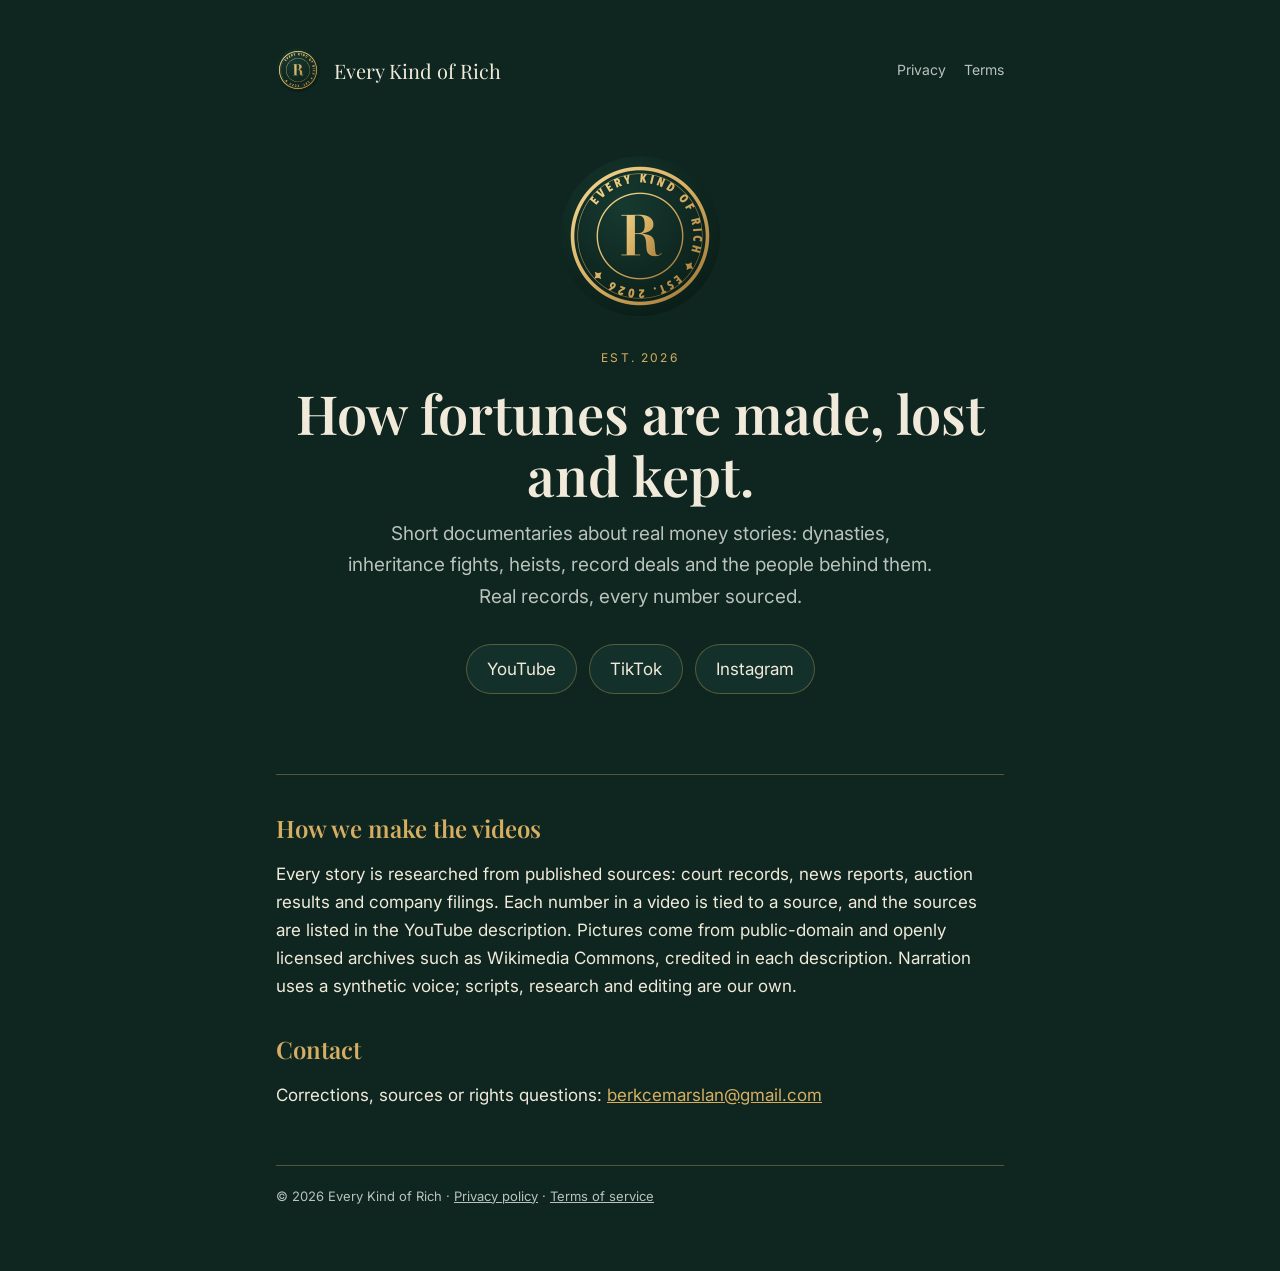
<file: index.html>
<!doctype html>
<html lang="en">
<head>
<meta charset="utf-8">
<meta name="viewport" content="width=device-width, initial-scale=1">
<title>Every Kind of Rich</title>
<meta name="description" content="How fortunes are made, lost and kept. Real records, every number sourced.">
<link rel="icon" href="assets/seal.png">
<link rel="preconnect" href="https://fonts.googleapis.com">
<link rel="stylesheet" href="https://fonts.googleapis.com/css2?family=Inter:wght@400;600&family=Playfair+Display:wght@600&display=swap">
<link rel="stylesheet" href="assets/style.css">
</head>
<body>
<div class="wrap">
  <header class="site">
    <img src="assets/seal.png" alt="">
    <a class="name" href="./">Every Kind of Rich</a>
    <nav><a href="privacy.html">Privacy</a><a href="terms.html">Terms</a></nav>
  </header>

  <section class="hero">
    <img src="assets/seal.png" alt="Every Kind of Rich seal">
    <div class="kicker">Est. 2026</div>
    <h1>How fortunes are made, lost and kept.</h1>
    <p class="lede">Short documentaries about real money stories: dynasties, inheritance fights, heists, record deals and the people behind them. Real records, every number sourced.</p>
    <div class="links">
      <a href="https://www.youtube.com/@therichorruined">YouTube</a>
      <a href="https://www.tiktok.com/@everykindofrich">TikTok</a>
      <a href="https://www.instagram.com/everykindofrich/">Instagram</a>
    </div>
  </section>

  <hr class="rule">

  <h2>How we make the videos</h2>
  <p>Every story is researched from published sources: court records, news reports, auction results and company filings. Each number in a video is tied to a source, and the sources are listed in the YouTube description. Pictures come from public-domain and openly licensed archives such as Wikimedia Commons, credited in each description. Narration uses a synthetic voice; scripts, research and editing are our own.</p>

  <h2>Contact</h2>
  <p>Corrections, sources or rights questions: <a href="mailto:berkcemarslan@gmail.com">berkcemarslan@gmail.com</a></p>

  <footer>© 2026 Every Kind of Rich · <a href="privacy.html">Privacy policy</a> · <a href="terms.html">Terms of service</a></footer>
</div>
</body>
</html>
</file>
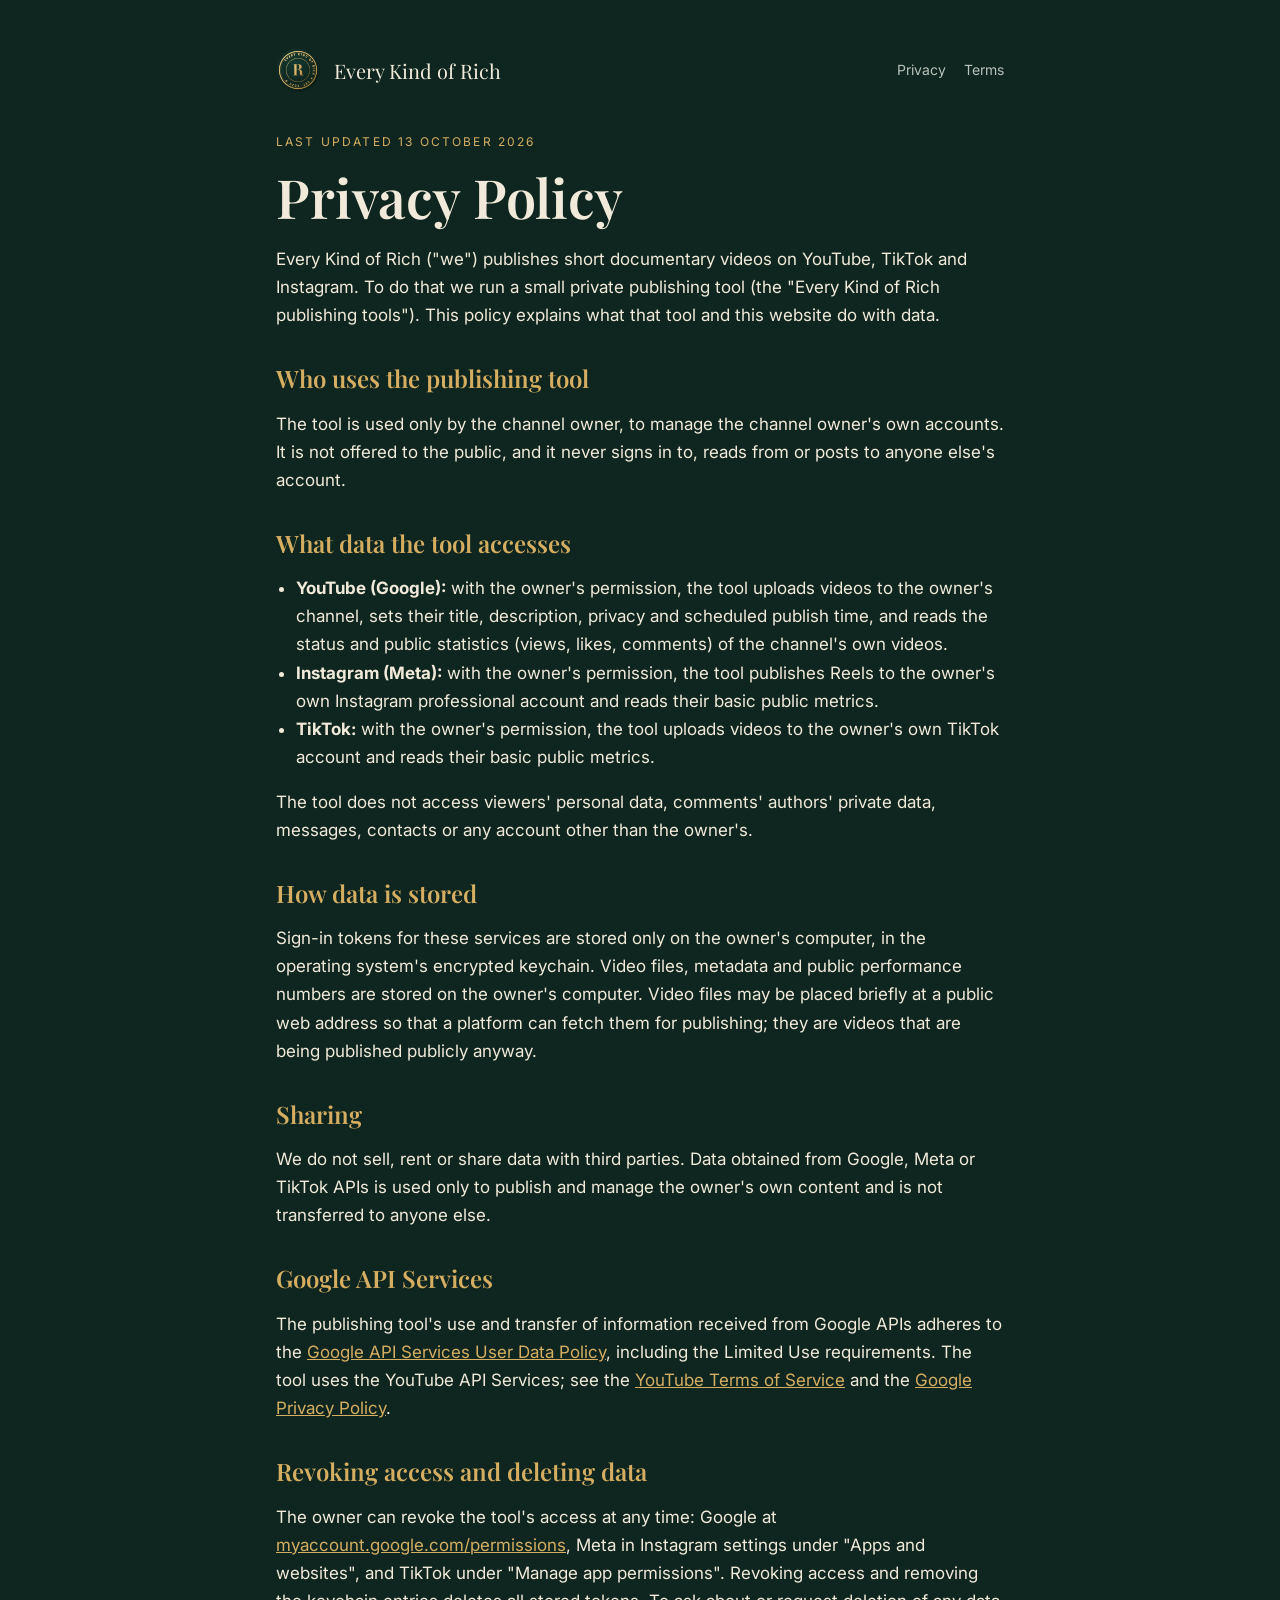
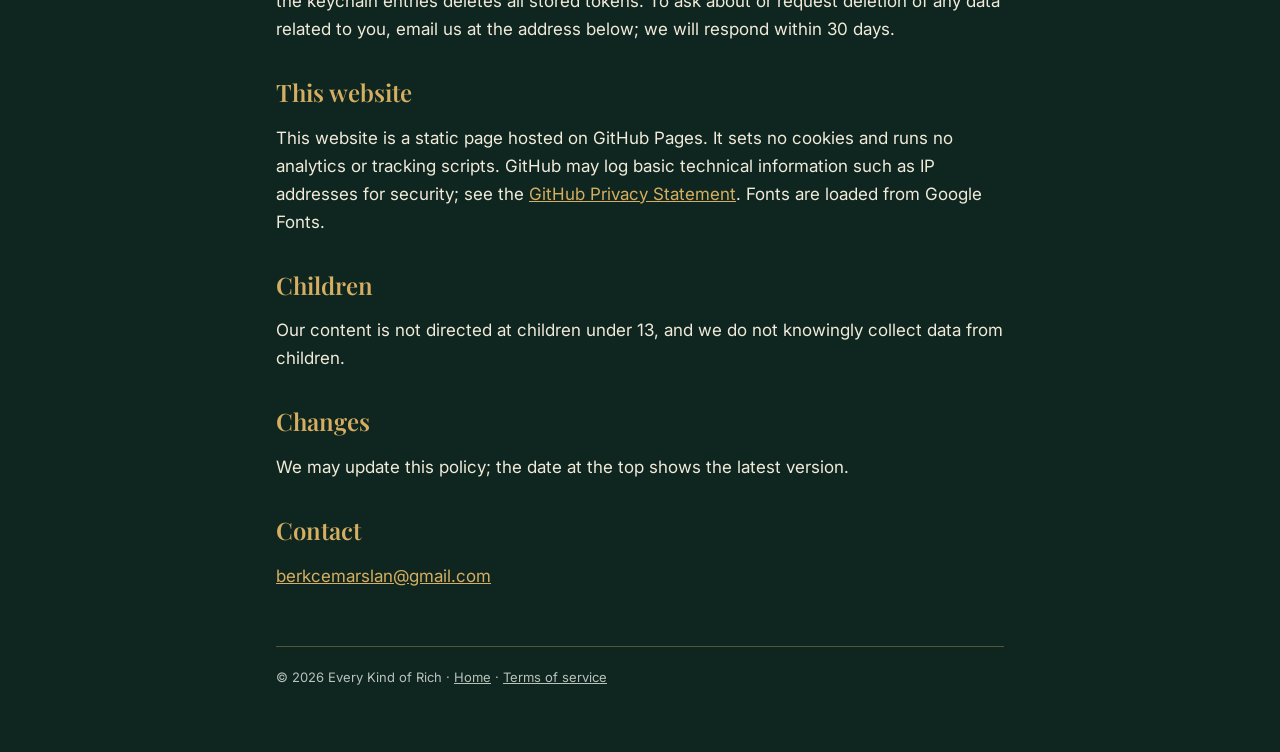
<file: privacy.html>
<!doctype html>
<html lang="en">
<head>
<meta charset="utf-8">
<meta name="viewport" content="width=device-width, initial-scale=1">
<title>Privacy Policy · Every Kind of Rich</title>
<link rel="icon" href="assets/seal.png">
<link rel="stylesheet" href="https://fonts.googleapis.com/css2?family=Inter:wght@400;600&family=Playfair+Display:wght@600&display=swap">
<link rel="stylesheet" href="assets/style.css">
</head>
<body>
<div class="wrap">
  <header class="site">
    <img src="assets/seal.png" alt="">
    <a class="name" href="./">Every Kind of Rich</a>
    <nav><a href="privacy.html">Privacy</a><a href="terms.html">Terms</a></nav>
  </header>

  <div class="kicker">Last updated 13 October 2026</div>
  <h1>Privacy Policy</h1>

  <p>Every Kind of Rich ("we") publishes short documentary videos on YouTube, TikTok and Instagram. To do that we run a small private publishing tool (the "Every Kind of Rich publishing tools"). This policy explains what that tool and this website do with data.</p>

  <h2>Who uses the publishing tool</h2>
  <p>The tool is used only by the channel owner, to manage the channel owner's own accounts. It is not offered to the public, and it never signs in to, reads from or posts to anyone else's account.</p>

  <h2>What data the tool accesses</h2>
  <ul>
    <li><strong>YouTube (Google):</strong> with the owner's permission, the tool uploads videos to the owner's channel, sets their title, description, privacy and scheduled publish time, and reads the status and public statistics (views, likes, comments) of the channel's own videos.</li>
    <li><strong>Instagram (Meta):</strong> with the owner's permission, the tool publishes Reels to the owner's own Instagram professional account and reads their basic public metrics.</li>
    <li><strong>TikTok:</strong> with the owner's permission, the tool uploads videos to the owner's own TikTok account and reads their basic public metrics.</li>
  </ul>
  <p>The tool does not access viewers' personal data, comments' authors' private data, messages, contacts or any account other than the owner's.</p>

  <h2>How data is stored</h2>
  <p>Sign-in tokens for these services are stored only on the owner's computer, in the operating system's encrypted keychain. Video files, metadata and public performance numbers are stored on the owner's computer. Video files may be placed briefly at a public web address so that a platform can fetch them for publishing; they are videos that are being published publicly anyway.</p>

  <h2>Sharing</h2>
  <p>We do not sell, rent or share data with third parties. Data obtained from Google, Meta or TikTok APIs is used only to publish and manage the owner's own content and is not transferred to anyone else.</p>

  <h2>Google API Services</h2>
  <p>The publishing tool's use and transfer of information received from Google APIs adheres to the <a href="https://developers.google.com/terms/api-services-user-data-policy">Google API Services User Data Policy</a>, including the Limited Use requirements. The tool uses the YouTube API Services; see the <a href="https://www.youtube.com/t/terms">YouTube Terms of Service</a> and the <a href="https://policies.google.com/privacy">Google Privacy Policy</a>.</p>

  <h2>Revoking access and deleting data</h2>
  <p>The owner can revoke the tool's access at any time: Google at <a href="https://myaccount.google.com/permissions">myaccount.google.com/permissions</a>, Meta in Instagram settings under "Apps and websites", and TikTok under "Manage app permissions". Revoking access and removing the keychain entries deletes all stored tokens. To ask about or request deletion of any data related to you, email us at the address below; we will respond within 30 days.</p>

  <h2>This website</h2>
  <p>This website is a static page hosted on GitHub Pages. It sets no cookies and runs no analytics or tracking scripts. GitHub may log basic technical information such as IP addresses for security; see the <a href="https://docs.github.com/en/site-policy/privacy-policies/github-general-privacy-statement">GitHub Privacy Statement</a>. Fonts are loaded from Google Fonts.</p>

  <h2>Children</h2>
  <p>Our content is not directed at children under 13, and we do not knowingly collect data from children.</p>

  <h2>Changes</h2>
  <p>We may update this policy; the date at the top shows the latest version.</p>

  <h2>Contact</h2>
  <p><a href="mailto:berkcemarslan@gmail.com">berkcemarslan@gmail.com</a></p>

  <footer>© 2026 Every Kind of Rich · <a href="./">Home</a> · <a href="terms.html">Terms of service</a></footer>
</div>
</body>
</html>
</file>
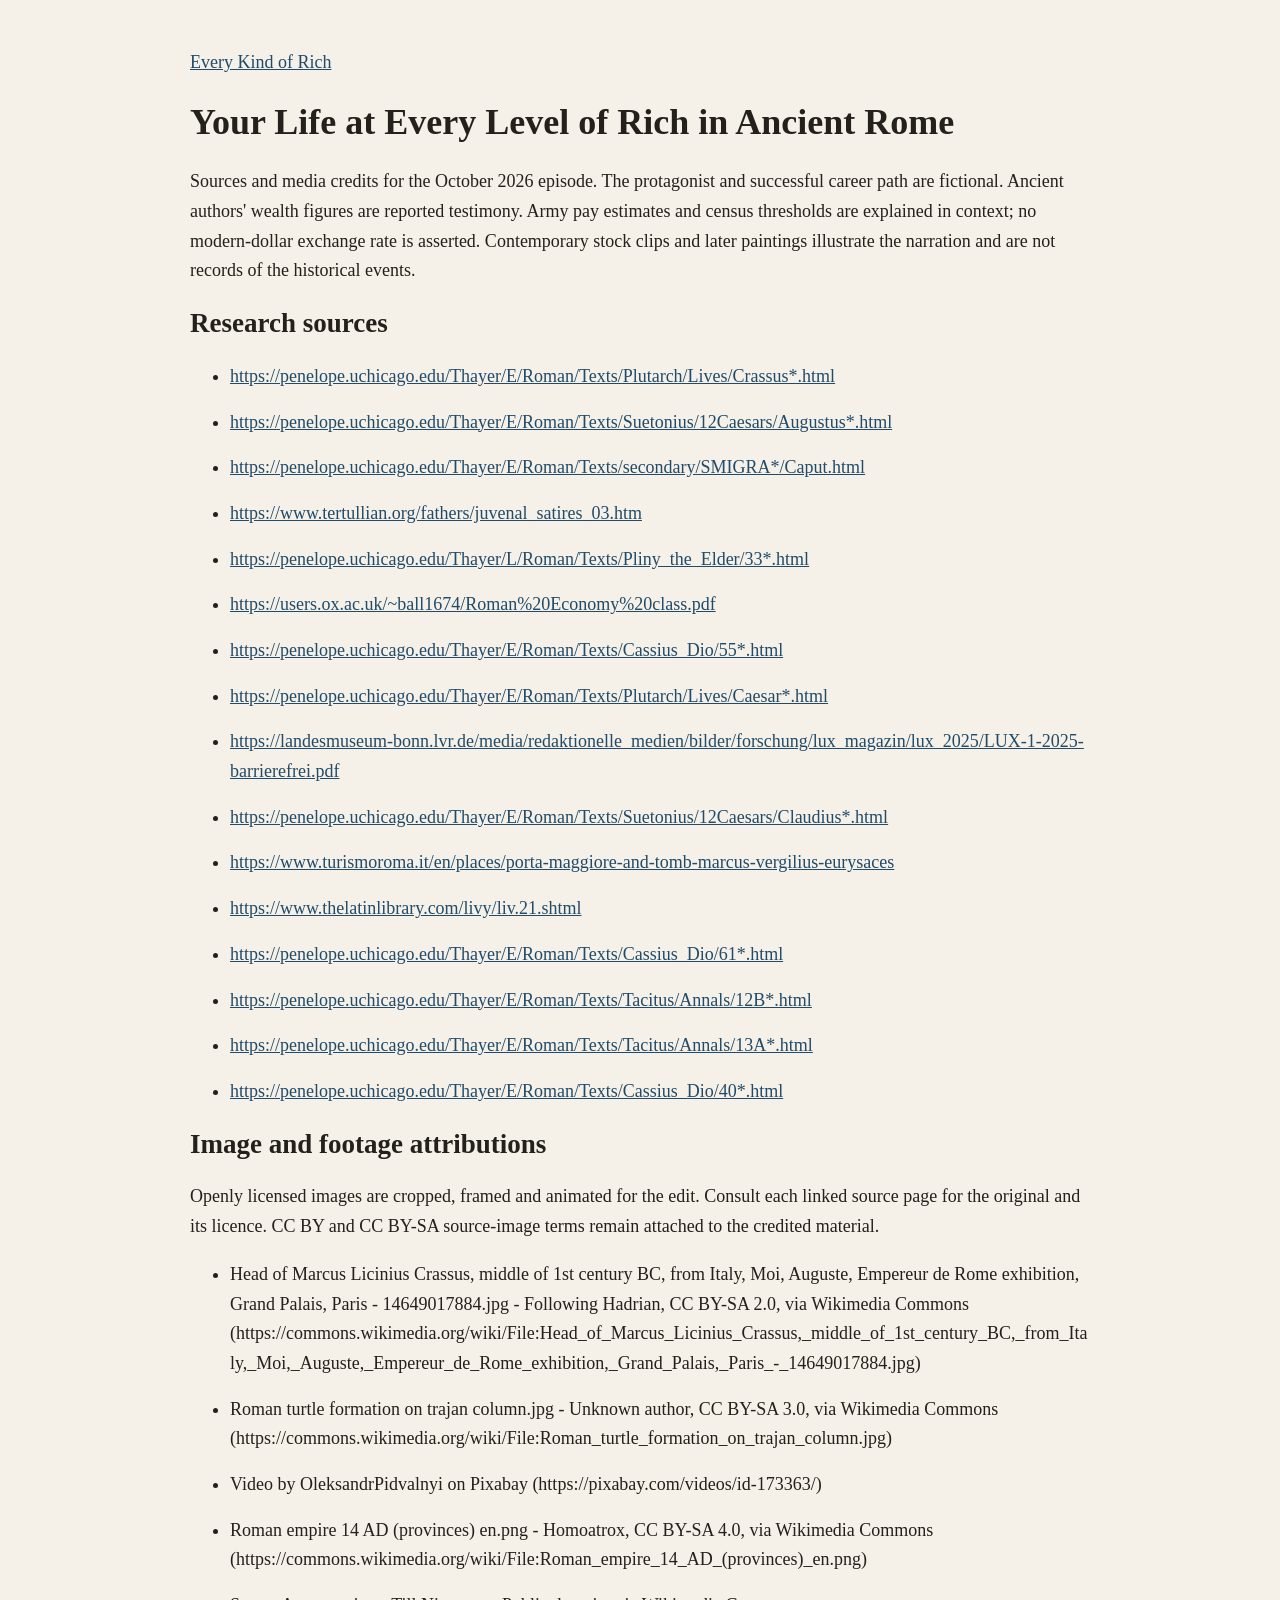
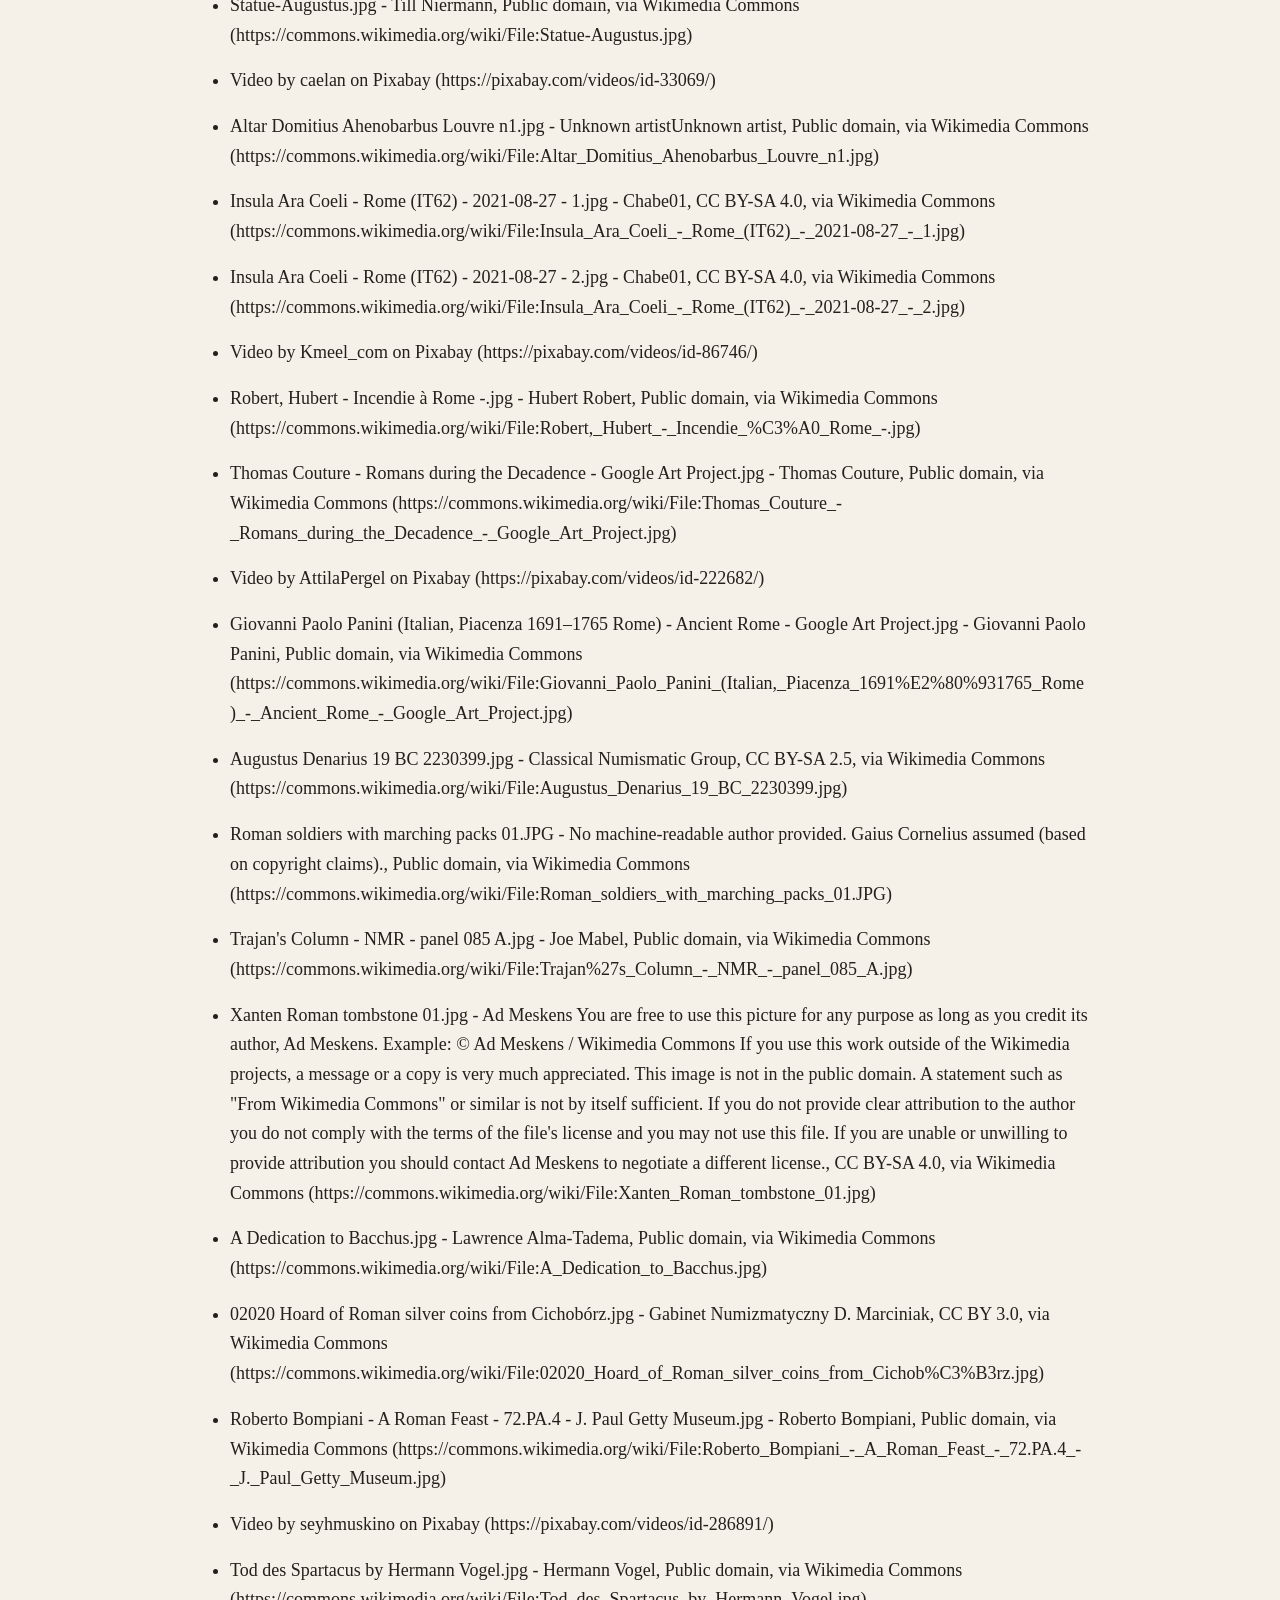
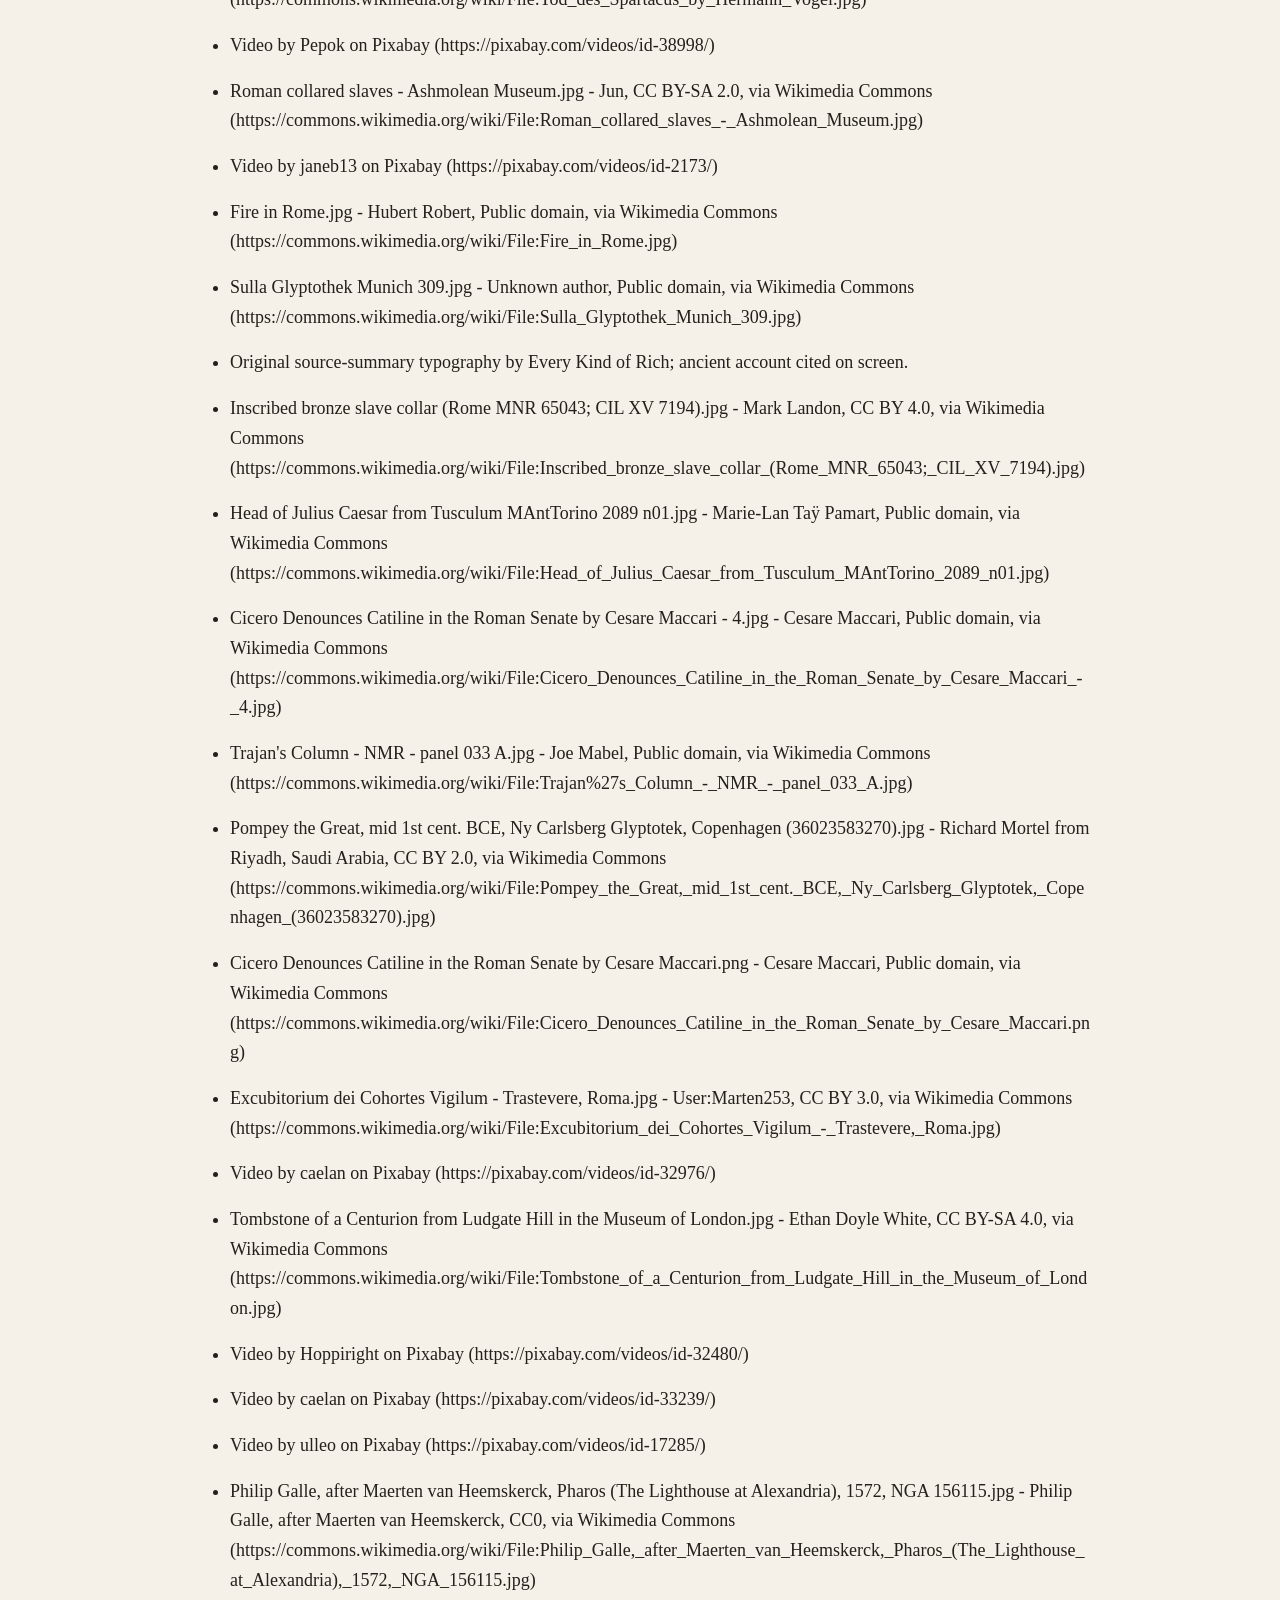
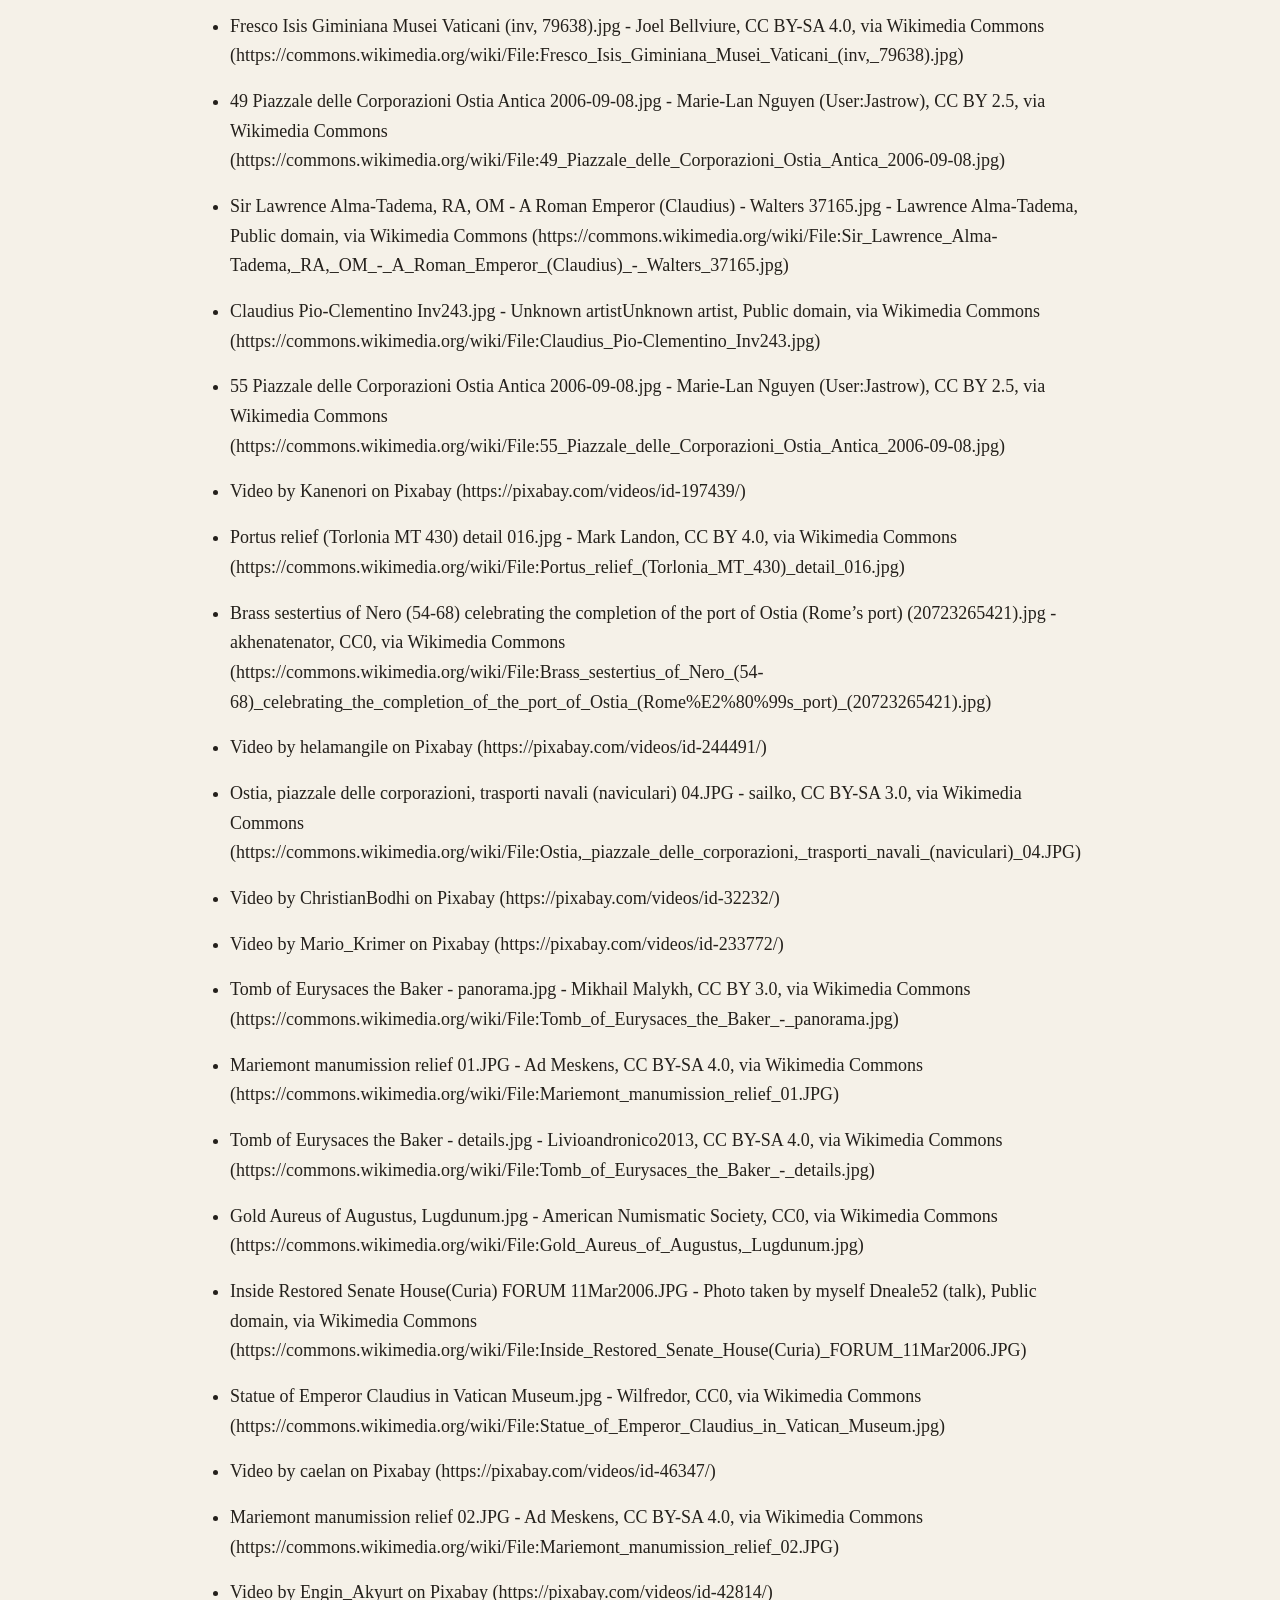
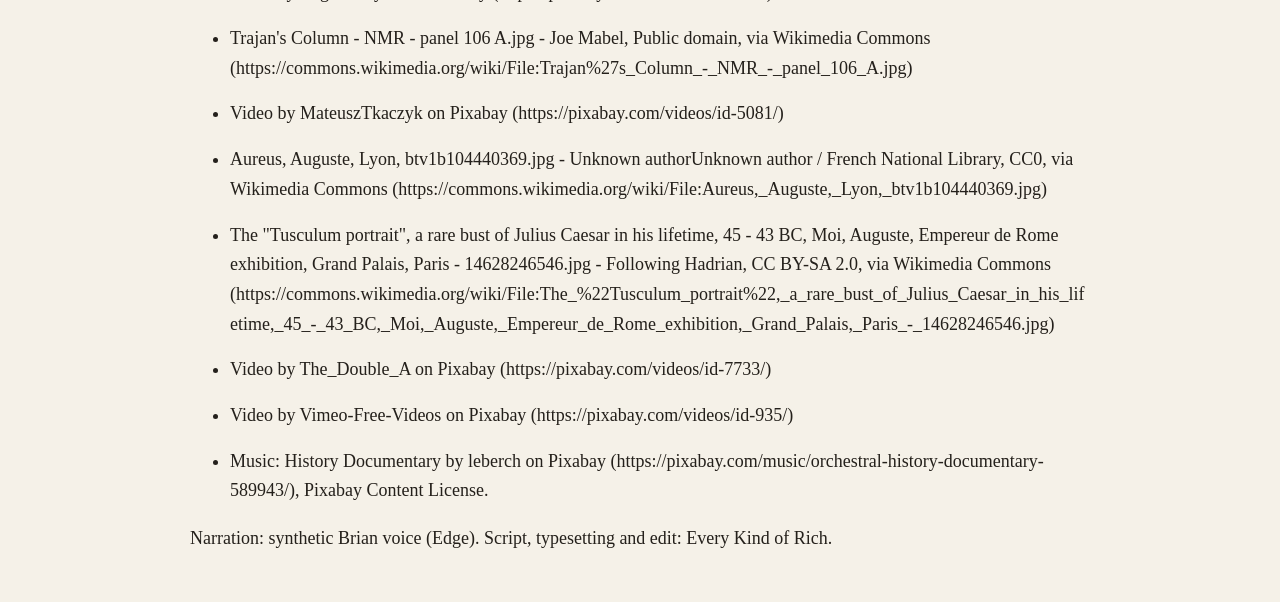
<file: rome-wealth-sources.html>
<!doctype html><html lang="en"><meta charset="utf-8"><meta name="viewport" content="width=device-width,initial-scale=1"><title>Ancient Rome: sources and media credits — Every Kind of Rich</title><style>body{max-width:900px;margin:48px auto;padding:0 24px;font:18px/1.65 Georgia,serif;color:#24201b;background:#f5f1e8}a{color:#214b68}li{margin:16px 0;overflow-wrap:anywhere}h1,h2{line-height:1.15}</style><a href="./">Every Kind of Rich</a><h1>Your Life at Every Level of Rich in Ancient Rome</h1><p>Sources and media credits for the October 2026 episode. The protagonist and successful career path are fictional. Ancient authors' wealth figures are reported testimony. Army pay estimates and census thresholds are explained in context; no modern-dollar exchange rate is asserted. Contemporary stock clips and later paintings illustrate the narration and are not records of the historical events.</p><h2>Research sources</h2><ul><li><a href="https://penelope.uchicago.edu/Thayer/E/Roman/Texts/Plutarch/Lives/Crassus*.html">https://penelope.uchicago.edu/Thayer/E/Roman/Texts/Plutarch/Lives/Crassus*.html</a></li><li><a href="https://penelope.uchicago.edu/Thayer/E/Roman/Texts/Suetonius/12Caesars/Augustus*.html">https://penelope.uchicago.edu/Thayer/E/Roman/Texts/Suetonius/12Caesars/Augustus*.html</a></li><li><a href="https://penelope.uchicago.edu/Thayer/E/Roman/Texts/secondary/SMIGRA*/Caput.html">https://penelope.uchicago.edu/Thayer/E/Roman/Texts/secondary/SMIGRA*/Caput.html</a></li><li><a href="https://www.tertullian.org/fathers/juvenal_satires_03.htm">https://www.tertullian.org/fathers/juvenal_satires_03.htm</a></li><li><a href="https://penelope.uchicago.edu/Thayer/L/Roman/Texts/Pliny_the_Elder/33*.html">https://penelope.uchicago.edu/Thayer/L/Roman/Texts/Pliny_the_Elder/33*.html</a></li><li><a href="https://users.ox.ac.uk/~ball1674/Roman%20Economy%20class.pdf">https://users.ox.ac.uk/~ball1674/Roman%20Economy%20class.pdf</a></li><li><a href="https://penelope.uchicago.edu/Thayer/E/Roman/Texts/Cassius_Dio/55*.html">https://penelope.uchicago.edu/Thayer/E/Roman/Texts/Cassius_Dio/55*.html</a></li><li><a href="https://penelope.uchicago.edu/Thayer/E/Roman/Texts/Plutarch/Lives/Caesar*.html">https://penelope.uchicago.edu/Thayer/E/Roman/Texts/Plutarch/Lives/Caesar*.html</a></li><li><a href="https://landesmuseum-bonn.lvr.de/media/redaktionelle_medien/bilder/forschung/lux_magazin/lux_2025/LUX-1-2025-barrierefrei.pdf">https://landesmuseum-bonn.lvr.de/media/redaktionelle_medien/bilder/forschung/lux_magazin/lux_2025/LUX-1-2025-barrierefrei.pdf</a></li><li><a href="https://penelope.uchicago.edu/Thayer/E/Roman/Texts/Suetonius/12Caesars/Claudius*.html">https://penelope.uchicago.edu/Thayer/E/Roman/Texts/Suetonius/12Caesars/Claudius*.html</a></li><li><a href="https://www.turismoroma.it/en/places/porta-maggiore-and-tomb-marcus-vergilius-eurysaces">https://www.turismoroma.it/en/places/porta-maggiore-and-tomb-marcus-vergilius-eurysaces</a></li><li><a href="https://www.thelatinlibrary.com/livy/liv.21.shtml">https://www.thelatinlibrary.com/livy/liv.21.shtml</a></li><li><a href="https://penelope.uchicago.edu/Thayer/E/Roman/Texts/Cassius_Dio/61*.html">https://penelope.uchicago.edu/Thayer/E/Roman/Texts/Cassius_Dio/61*.html</a></li><li><a href="https://penelope.uchicago.edu/Thayer/E/Roman/Texts/Tacitus/Annals/12B*.html">https://penelope.uchicago.edu/Thayer/E/Roman/Texts/Tacitus/Annals/12B*.html</a></li><li><a href="https://penelope.uchicago.edu/Thayer/E/Roman/Texts/Tacitus/Annals/13A*.html">https://penelope.uchicago.edu/Thayer/E/Roman/Texts/Tacitus/Annals/13A*.html</a></li><li><a href="https://penelope.uchicago.edu/Thayer/E/Roman/Texts/Cassius_Dio/40*.html">https://penelope.uchicago.edu/Thayer/E/Roman/Texts/Cassius_Dio/40*.html</a></li></ul><h2>Image and footage attributions</h2><p>Openly licensed images are cropped, framed and animated for the edit. Consult each linked source page for the original and its licence. CC BY and CC BY-SA source-image terms remain attached to the credited material.</p><ul><li>Head of Marcus Licinius Crassus, middle of 1st century BC, from Italy, Moi, Auguste, Empereur de Rome exhibition, Grand Palais, Paris - 14649017884.jpg - Following Hadrian, CC BY-SA 2.0, via Wikimedia Commons (https://commons.wikimedia.org/wiki/File:Head_of_Marcus_Licinius_Crassus,_middle_of_1st_century_BC,_from_Italy,_Moi,_Auguste,_Empereur_de_Rome_exhibition,_Grand_Palais,_Paris_-_14649017884.jpg)</li><li>Roman turtle formation on trajan column.jpg - Unknown author, CC BY-SA 3.0, via Wikimedia Commons (https://commons.wikimedia.org/wiki/File:Roman_turtle_formation_on_trajan_column.jpg)</li><li>Video by OleksandrPidvalnyi on Pixabay (https://pixabay.com/videos/id-173363/)</li><li>Roman empire 14 AD (provinces) en.png - Homoatrox, CC BY-SA 4.0, via Wikimedia Commons (https://commons.wikimedia.org/wiki/File:Roman_empire_14_AD_(provinces)_en.png)</li><li>Statue-Augustus.jpg - Till Niermann, Public domain, via Wikimedia Commons (https://commons.wikimedia.org/wiki/File:Statue-Augustus.jpg)</li><li>Video by caelan on Pixabay (https://pixabay.com/videos/id-33069/)</li><li>Altar Domitius Ahenobarbus Louvre n1.jpg - Unknown artistUnknown artist, Public domain, via Wikimedia Commons (https://commons.wikimedia.org/wiki/File:Altar_Domitius_Ahenobarbus_Louvre_n1.jpg)</li><li>Insula Ara Coeli - Rome (IT62) - 2021-08-27 - 1.jpg - Chabe01, CC BY-SA 4.0, via Wikimedia Commons (https://commons.wikimedia.org/wiki/File:Insula_Ara_Coeli_-_Rome_(IT62)_-_2021-08-27_-_1.jpg)</li><li>Insula Ara Coeli - Rome (IT62) - 2021-08-27 - 2.jpg - Chabe01, CC BY-SA 4.0, via Wikimedia Commons (https://commons.wikimedia.org/wiki/File:Insula_Ara_Coeli_-_Rome_(IT62)_-_2021-08-27_-_2.jpg)</li><li>Video by Kmeel_com on Pixabay (https://pixabay.com/videos/id-86746/)</li><li>Robert, Hubert - Incendie à Rome -.jpg - Hubert Robert, Public domain, via Wikimedia Commons (https://commons.wikimedia.org/wiki/File:Robert,_Hubert_-_Incendie_%C3%A0_Rome_-.jpg)</li><li>Thomas Couture - Romans during the Decadence - Google Art Project.jpg - Thomas Couture, Public domain, via Wikimedia Commons (https://commons.wikimedia.org/wiki/File:Thomas_Couture_-_Romans_during_the_Decadence_-_Google_Art_Project.jpg)</li><li>Video by AttilaPergel on Pixabay (https://pixabay.com/videos/id-222682/)</li><li>Giovanni Paolo Panini (Italian, Piacenza 1691–1765 Rome) - Ancient Rome - Google Art Project.jpg - Giovanni Paolo Panini, Public domain, via Wikimedia Commons (https://commons.wikimedia.org/wiki/File:Giovanni_Paolo_Panini_(Italian,_Piacenza_1691%E2%80%931765_Rome)_-_Ancient_Rome_-_Google_Art_Project.jpg)</li><li>Augustus Denarius 19 BC 2230399.jpg - Classical Numismatic Group, CC BY-SA 2.5, via Wikimedia Commons (https://commons.wikimedia.org/wiki/File:Augustus_Denarius_19_BC_2230399.jpg)</li><li>Roman soldiers with marching packs 01.JPG - No machine-readable author provided. Gaius Cornelius assumed (based on copyright claims)., Public domain, via Wikimedia Commons (https://commons.wikimedia.org/wiki/File:Roman_soldiers_with_marching_packs_01.JPG)</li><li>Trajan&#x27;s Column - NMR - panel 085 A.jpg - Joe Mabel, Public domain, via Wikimedia Commons (https://commons.wikimedia.org/wiki/File:Trajan%27s_Column_-_NMR_-_panel_085_A.jpg)</li><li>Xanten Roman tombstone 01.jpg - Ad Meskens You are free to use this picture for any purpose as long as you credit its author, Ad Meskens. Example: © Ad Meskens / Wikimedia Commons If you use this work outside of the Wikimedia projects, a message or a copy is very much appreciated. This image is not in the public domain. A statement such as &quot;From Wikimedia Commons&quot; or similar is not by itself sufficient. If you do not provide clear attribution to the author you do not comply with the terms of the file&#x27;s license and you may not use this file. If you are unable or unwilling to provide attribution you should contact Ad Meskens to negotiate a different license., CC BY-SA 4.0, via Wikimedia Commons (https://commons.wikimedia.org/wiki/File:Xanten_Roman_tombstone_01.jpg)</li><li>A Dedication to Bacchus.jpg - Lawrence Alma-Tadema, Public domain, via Wikimedia Commons (https://commons.wikimedia.org/wiki/File:A_Dedication_to_Bacchus.jpg)</li><li>02020 Hoard of Roman silver coins from Cichobórz.jpg - Gabinet Numizmatyczny D. Marciniak, CC BY 3.0, via Wikimedia Commons (https://commons.wikimedia.org/wiki/File:02020_Hoard_of_Roman_silver_coins_from_Cichob%C3%B3rz.jpg)</li><li>Roberto Bompiani - A Roman Feast - 72.PA.4 - J. Paul Getty Museum.jpg - Roberto Bompiani, Public domain, via Wikimedia Commons (https://commons.wikimedia.org/wiki/File:Roberto_Bompiani_-_A_Roman_Feast_-_72.PA.4_-_J._Paul_Getty_Museum.jpg)</li><li>Video by seyhmuskino on Pixabay (https://pixabay.com/videos/id-286891/)</li><li>Tod des Spartacus by Hermann Vogel.jpg - Hermann Vogel, Public domain, via Wikimedia Commons (https://commons.wikimedia.org/wiki/File:Tod_des_Spartacus_by_Hermann_Vogel.jpg)</li><li>Video by Pepok on Pixabay (https://pixabay.com/videos/id-38998/)</li><li>Roman collared slaves - Ashmolean Museum.jpg - Jun, CC BY-SA 2.0, via Wikimedia Commons (https://commons.wikimedia.org/wiki/File:Roman_collared_slaves_-_Ashmolean_Museum.jpg)</li><li>Video by janeb13 on Pixabay (https://pixabay.com/videos/id-2173/)</li><li>Fire in Rome.jpg - Hubert Robert, Public domain, via Wikimedia Commons (https://commons.wikimedia.org/wiki/File:Fire_in_Rome.jpg)</li><li>Sulla Glyptothek Munich 309.jpg - Unknown author, Public domain, via Wikimedia Commons (https://commons.wikimedia.org/wiki/File:Sulla_Glyptothek_Munich_309.jpg)</li><li>Original source-summary typography by Every Kind of Rich; ancient account cited on screen.</li><li>Inscribed bronze slave collar (Rome MNR 65043; CIL XV 7194).jpg - Mark Landon, CC BY 4.0, via Wikimedia Commons (https://commons.wikimedia.org/wiki/File:Inscribed_bronze_slave_collar_(Rome_MNR_65043;_CIL_XV_7194).jpg)</li><li>Head of Julius Caesar from Tusculum MAntTorino 2089 n01.jpg - Marie-Lan Taÿ Pamart, Public domain, via Wikimedia Commons (https://commons.wikimedia.org/wiki/File:Head_of_Julius_Caesar_from_Tusculum_MAntTorino_2089_n01.jpg)</li><li>Cicero Denounces Catiline in the Roman Senate by Cesare Maccari - 4.jpg - Cesare Maccari, Public domain, via Wikimedia Commons (https://commons.wikimedia.org/wiki/File:Cicero_Denounces_Catiline_in_the_Roman_Senate_by_Cesare_Maccari_-_4.jpg)</li><li>Trajan&#x27;s Column - NMR - panel 033 A.jpg - Joe Mabel, Public domain, via Wikimedia Commons (https://commons.wikimedia.org/wiki/File:Trajan%27s_Column_-_NMR_-_panel_033_A.jpg)</li><li>Pompey the Great, mid 1st cent. BCE, Ny Carlsberg Glyptotek, Copenhagen (36023583270).jpg - Richard Mortel from Riyadh, Saudi Arabia, CC BY 2.0, via Wikimedia Commons (https://commons.wikimedia.org/wiki/File:Pompey_the_Great,_mid_1st_cent._BCE,_Ny_Carlsberg_Glyptotek,_Copenhagen_(36023583270).jpg)</li><li>Cicero Denounces Catiline in the Roman Senate by Cesare Maccari.png - Cesare Maccari, Public domain, via Wikimedia Commons (https://commons.wikimedia.org/wiki/File:Cicero_Denounces_Catiline_in_the_Roman_Senate_by_Cesare_Maccari.png)</li><li>Excubitorium dei Cohortes Vigilum - Trastevere, Roma.jpg - User:Marten253, CC BY 3.0, via Wikimedia Commons (https://commons.wikimedia.org/wiki/File:Excubitorium_dei_Cohortes_Vigilum_-_Trastevere,_Roma.jpg)</li><li>Video by caelan on Pixabay (https://pixabay.com/videos/id-32976/)</li><li>Tombstone of a Centurion from Ludgate Hill in the Museum of London.jpg - Ethan Doyle White, CC BY-SA 4.0, via Wikimedia Commons (https://commons.wikimedia.org/wiki/File:Tombstone_of_a_Centurion_from_Ludgate_Hill_in_the_Museum_of_London.jpg)</li><li>Video by Hoppiright on Pixabay (https://pixabay.com/videos/id-32480/)</li><li>Video by caelan on Pixabay (https://pixabay.com/videos/id-33239/)</li><li>Video by ulleo on Pixabay (https://pixabay.com/videos/id-17285/)</li><li>Philip Galle, after Maerten van Heemskerck, Pharos (The Lighthouse at Alexandria), 1572, NGA 156115.jpg - Philip Galle, after Maerten van Heemskerck, CC0, via Wikimedia Commons (https://commons.wikimedia.org/wiki/File:Philip_Galle,_after_Maerten_van_Heemskerck,_Pharos_(The_Lighthouse_at_Alexandria),_1572,_NGA_156115.jpg)</li><li>Fresco Isis Giminiana Musei Vaticani (inv, 79638).jpg - Joel Bellviure, CC BY-SA 4.0, via Wikimedia Commons (https://commons.wikimedia.org/wiki/File:Fresco_Isis_Giminiana_Musei_Vaticani_(inv,_79638).jpg)</li><li>49 Piazzale delle Corporazioni Ostia Antica 2006-09-08.jpg - Marie-Lan Nguyen (User:Jastrow), CC BY 2.5, via Wikimedia Commons (https://commons.wikimedia.org/wiki/File:49_Piazzale_delle_Corporazioni_Ostia_Antica_2006-09-08.jpg)</li><li>Sir Lawrence Alma-Tadema, RA, OM - A Roman Emperor (Claudius) - Walters 37165.jpg - Lawrence Alma-Tadema, Public domain, via Wikimedia Commons (https://commons.wikimedia.org/wiki/File:Sir_Lawrence_Alma-Tadema,_RA,_OM_-_A_Roman_Emperor_(Claudius)_-_Walters_37165.jpg)</li><li>Claudius Pio-Clementino Inv243.jpg - Unknown artistUnknown artist, Public domain, via Wikimedia Commons (https://commons.wikimedia.org/wiki/File:Claudius_Pio-Clementino_Inv243.jpg)</li><li>55 Piazzale delle Corporazioni Ostia Antica 2006-09-08.jpg - Marie-Lan Nguyen (User:Jastrow), CC BY 2.5, via Wikimedia Commons (https://commons.wikimedia.org/wiki/File:55_Piazzale_delle_Corporazioni_Ostia_Antica_2006-09-08.jpg)</li><li>Video by Kanenori on Pixabay (https://pixabay.com/videos/id-197439/)</li><li>Portus relief (Torlonia MT 430) detail 016.jpg - Mark Landon, CC BY 4.0, via Wikimedia Commons (https://commons.wikimedia.org/wiki/File:Portus_relief_(Torlonia_MT_430)_detail_016.jpg)</li><li>Brass sestertius of Nero (54-68) celebrating the completion of the port of Ostia (Rome’s port) (20723265421).jpg - akhenatenator, CC0, via Wikimedia Commons (https://commons.wikimedia.org/wiki/File:Brass_sestertius_of_Nero_(54-68)_celebrating_the_completion_of_the_port_of_Ostia_(Rome%E2%80%99s_port)_(20723265421).jpg)</li><li>Video by helamangile on Pixabay (https://pixabay.com/videos/id-244491/)</li><li>Ostia, piazzale delle corporazioni, trasporti navali (naviculari) 04.JPG - sailko, CC BY-SA 3.0, via Wikimedia Commons (https://commons.wikimedia.org/wiki/File:Ostia,_piazzale_delle_corporazioni,_trasporti_navali_(naviculari)_04.JPG)</li><li>Video by ChristianBodhi on Pixabay (https://pixabay.com/videos/id-32232/)</li><li>Video by Mario_Krimer on Pixabay (https://pixabay.com/videos/id-233772/)</li><li>Tomb of Eurysaces the Baker - panorama.jpg - Mikhail Malykh, CC BY 3.0, via Wikimedia Commons (https://commons.wikimedia.org/wiki/File:Tomb_of_Eurysaces_the_Baker_-_panorama.jpg)</li><li>Mariemont manumission relief 01.JPG - Ad Meskens, CC BY-SA 4.0, via Wikimedia Commons (https://commons.wikimedia.org/wiki/File:Mariemont_manumission_relief_01.JPG)</li><li>Tomb of Eurysaces the Baker - details.jpg - Livioandronico2013, CC BY-SA 4.0, via Wikimedia Commons (https://commons.wikimedia.org/wiki/File:Tomb_of_Eurysaces_the_Baker_-_details.jpg)</li><li>Gold Aureus of Augustus, Lugdunum.jpg - American Numismatic Society, CC0, via Wikimedia Commons (https://commons.wikimedia.org/wiki/File:Gold_Aureus_of_Augustus,_Lugdunum.jpg)</li><li>Inside Restored Senate House(Curia) FORUM 11Mar2006.JPG - Photo taken by myself Dneale52 (talk), Public domain, via Wikimedia Commons (https://commons.wikimedia.org/wiki/File:Inside_Restored_Senate_House(Curia)_FORUM_11Mar2006.JPG)</li><li>Statue of Emperor Claudius in Vatican Museum.jpg - Wilfredor, CC0, via Wikimedia Commons (https://commons.wikimedia.org/wiki/File:Statue_of_Emperor_Claudius_in_Vatican_Museum.jpg)</li><li>Video by caelan on Pixabay (https://pixabay.com/videos/id-46347/)</li><li>Mariemont manumission relief 02.JPG - Ad Meskens, CC BY-SA 4.0, via Wikimedia Commons (https://commons.wikimedia.org/wiki/File:Mariemont_manumission_relief_02.JPG)</li><li>Video by Engin_Akyurt on Pixabay (https://pixabay.com/videos/id-42814/)</li><li>Trajan&#x27;s Column - NMR - panel 106 A.jpg - Joe Mabel, Public domain, via Wikimedia Commons (https://commons.wikimedia.org/wiki/File:Trajan%27s_Column_-_NMR_-_panel_106_A.jpg)</li><li>Video by MateuszTkaczyk on Pixabay (https://pixabay.com/videos/id-5081/)</li><li>Aureus, Auguste, Lyon, btv1b104440369.jpg - Unknown authorUnknown author / French National Library, CC0, via Wikimedia Commons (https://commons.wikimedia.org/wiki/File:Aureus,_Auguste,_Lyon,_btv1b104440369.jpg)</li><li>The &quot;Tusculum portrait&quot;, a rare bust of Julius Caesar in his lifetime, 45 - 43 BC, Moi, Auguste, Empereur de Rome exhibition, Grand Palais, Paris - 14628246546.jpg - Following Hadrian, CC BY-SA 2.0, via Wikimedia Commons (https://commons.wikimedia.org/wiki/File:The_%22Tusculum_portrait%22,_a_rare_bust_of_Julius_Caesar_in_his_lifetime,_45_-_43_BC,_Moi,_Auguste,_Empereur_de_Rome_exhibition,_Grand_Palais,_Paris_-_14628246546.jpg)</li><li>Video by The_Double_A on Pixabay (https://pixabay.com/videos/id-7733/)</li><li>Video by Vimeo-Free-Videos on Pixabay (https://pixabay.com/videos/id-935/)</li><li>Music: History Documentary by leberch on Pixabay (https://pixabay.com/music/orchestral-history-documentary-589943/), Pixabay Content License.</li></ul><p>Narration: synthetic Brian voice (Edge). Script, typesetting and edit: Every Kind of Rich.</p></html>
</file>
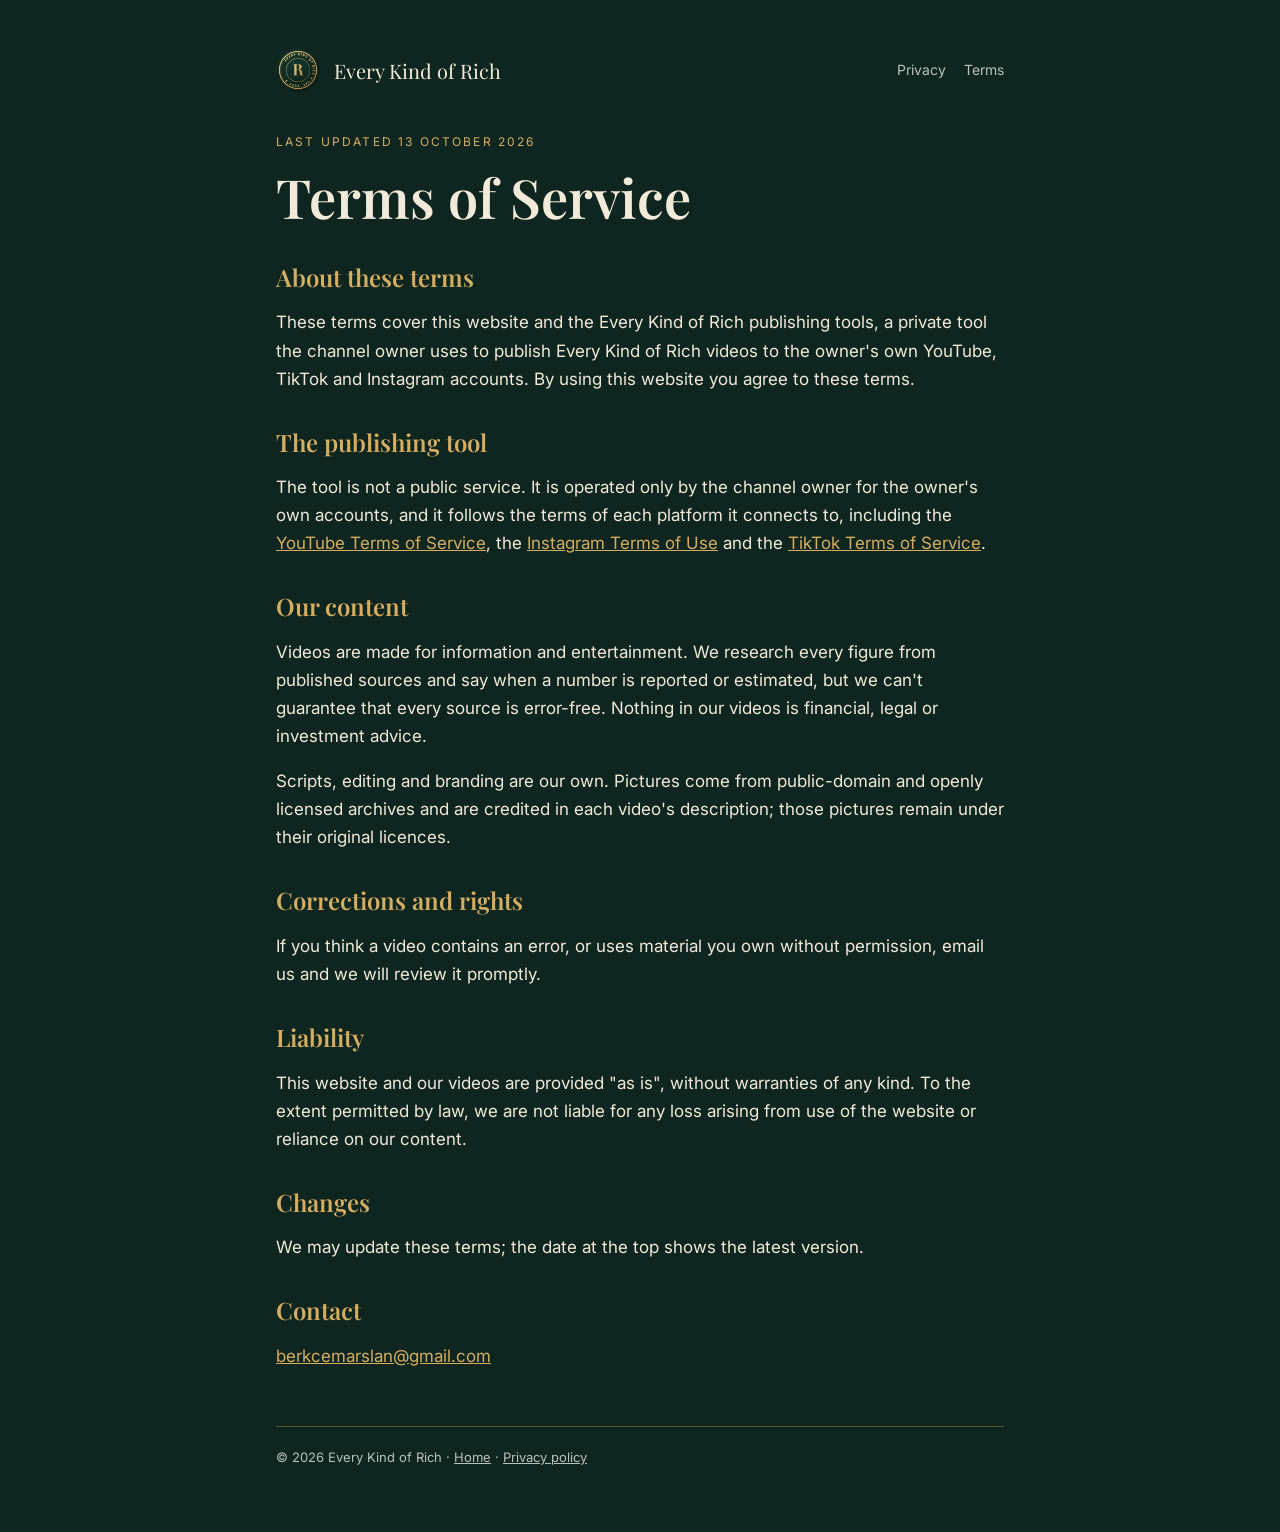
<file: terms.html>
<!doctype html>
<html lang="en">
<head>
<meta charset="utf-8">
<meta name="viewport" content="width=device-width, initial-scale=1">
<title>Terms of Service · Every Kind of Rich</title>
<link rel="icon" href="assets/seal.png">
<link rel="stylesheet" href="https://fonts.googleapis.com/css2?family=Inter:wght@400;600&family=Playfair+Display:wght@600&display=swap">
<link rel="stylesheet" href="assets/style.css">
</head>
<body>
<div class="wrap">
  <header class="site">
    <img src="assets/seal.png" alt="">
    <a class="name" href="./">Every Kind of Rich</a>
    <nav><a href="privacy.html">Privacy</a><a href="terms.html">Terms</a></nav>
  </header>

  <div class="kicker">Last updated 13 October 2026</div>
  <h1>Terms of Service</h1>

  <h2>About these terms</h2>
  <p>These terms cover this website and the Every Kind of Rich publishing tools, a private tool the channel owner uses to publish Every Kind of Rich videos to the owner's own YouTube, TikTok and Instagram accounts. By using this website you agree to these terms.</p>

  <h2>The publishing tool</h2>
  <p>The tool is not a public service. It is operated only by the channel owner for the owner's own accounts, and it follows the terms of each platform it connects to, including the <a href="https://www.youtube.com/t/terms">YouTube Terms of Service</a>, the <a href="https://help.instagram.com/581066165581870">Instagram Terms of Use</a> and the <a href="https://www.tiktok.com/legal/page/global/terms-of-service/en">TikTok Terms of Service</a>.</p>

  <h2>Our content</h2>
  <p>Videos are made for information and entertainment. We research every figure from published sources and say when a number is reported or estimated, but we can't guarantee that every source is error-free. Nothing in our videos is financial, legal or investment advice.</p>
  <p>Scripts, editing and branding are our own. Pictures come from public-domain and openly licensed archives and are credited in each video's description; those pictures remain under their original licences.</p>

  <h2>Corrections and rights</h2>
  <p>If you think a video contains an error, or uses material you own without permission, email us and we will review it promptly.</p>

  <h2>Liability</h2>
  <p>This website and our videos are provided "as is", without warranties of any kind. To the extent permitted by law, we are not liable for any loss arising from use of the website or reliance on our content.</p>

  <h2>Changes</h2>
  <p>We may update these terms; the date at the top shows the latest version.</p>

  <h2>Contact</h2>
  <p><a href="mailto:berkcemarslan@gmail.com">berkcemarslan@gmail.com</a></p>

  <footer>© 2026 Every Kind of Rich · <a href="./">Home</a> · <a href="privacy.html">Privacy policy</a></footer>
</div>
</body>
</html>
</file>
<file: assets/style.css>
:root {
  --bg: #0E261F;
  --panel: #13302A;
  --ink: #F1EADB;
  --muted: #B9C2BB;
  --brass: #D6AE62;
  --rule: rgba(214, 174, 98, 0.35);
}
* { box-sizing: border-box; }
html, body { margin: 0; }
body {
  background: var(--bg);
  color: var(--ink);
  font: 17px/1.65 "Inter", -apple-system, BlinkMacSystemFont, "Segoe UI", sans-serif;
}
a { color: var(--brass); }
a:hover { color: #E8C98A; }
.wrap { max-width: 760px; margin: 0 auto; padding: 48px 16px 64px; }
header.site { display: flex; align-items: center; gap: 14px; margin-bottom: 40px; }
header.site img { width: 44px; height: 44px; border-radius: 50%; }
header.site a.name { font-family: "Playfair Display", Georgia, serif; font-size: 20px; color: var(--ink); text-decoration: none; }
nav { margin-left: auto; display: flex; gap: 18px; font-size: 14px; }
nav a { color: var(--muted); text-decoration: none; }
nav a:hover { color: var(--brass); }
h1, h2 { font-family: "Playfair Display", Georgia, serif; font-weight: 600; line-height: 1.15; }
h1 { font-size: clamp(34px, 7vw, 54px); margin: 0 0 12px; }
h2 { font-size: 24px; margin: 36px 0 8px; color: var(--brass); }
.kicker { font-size: 12px; letter-spacing: 0.18em; text-transform: uppercase; color: var(--brass); margin-bottom: 14px; }
.lede { font-size: 19px; color: var(--muted); max-width: 600px; }
.hero { text-align: center; padding: 24px 0 8px; }
.hero img { width: 160px; height: 160px; border-radius: 50%; margin-bottom: 24px; }
.hero .lede { margin: 0 auto; }
.links { display: flex; flex-wrap: wrap; gap: 12px; justify-content: center; margin: 32px 0; }
.links a {
  border: 1px solid var(--rule); border-radius: 999px; padding: 10px 20px;
  text-decoration: none; color: var(--ink); background: var(--panel);
}
.links a:hover { border-color: var(--brass); color: var(--brass); }
.rule { border: 0; border-top: 1px solid var(--rule); margin: 40px 0; }
ul { padding-left: 20px; }
footer { margin-top: 56px; font-size: 13px; color: var(--muted); border-top: 1px solid var(--rule); padding-top: 20px; }
footer a { color: var(--muted); }
@media (max-width: 520px) {
  header.site { flex-wrap: wrap; }
  nav { margin-left: 0; width: 100%; }
}
</file>
